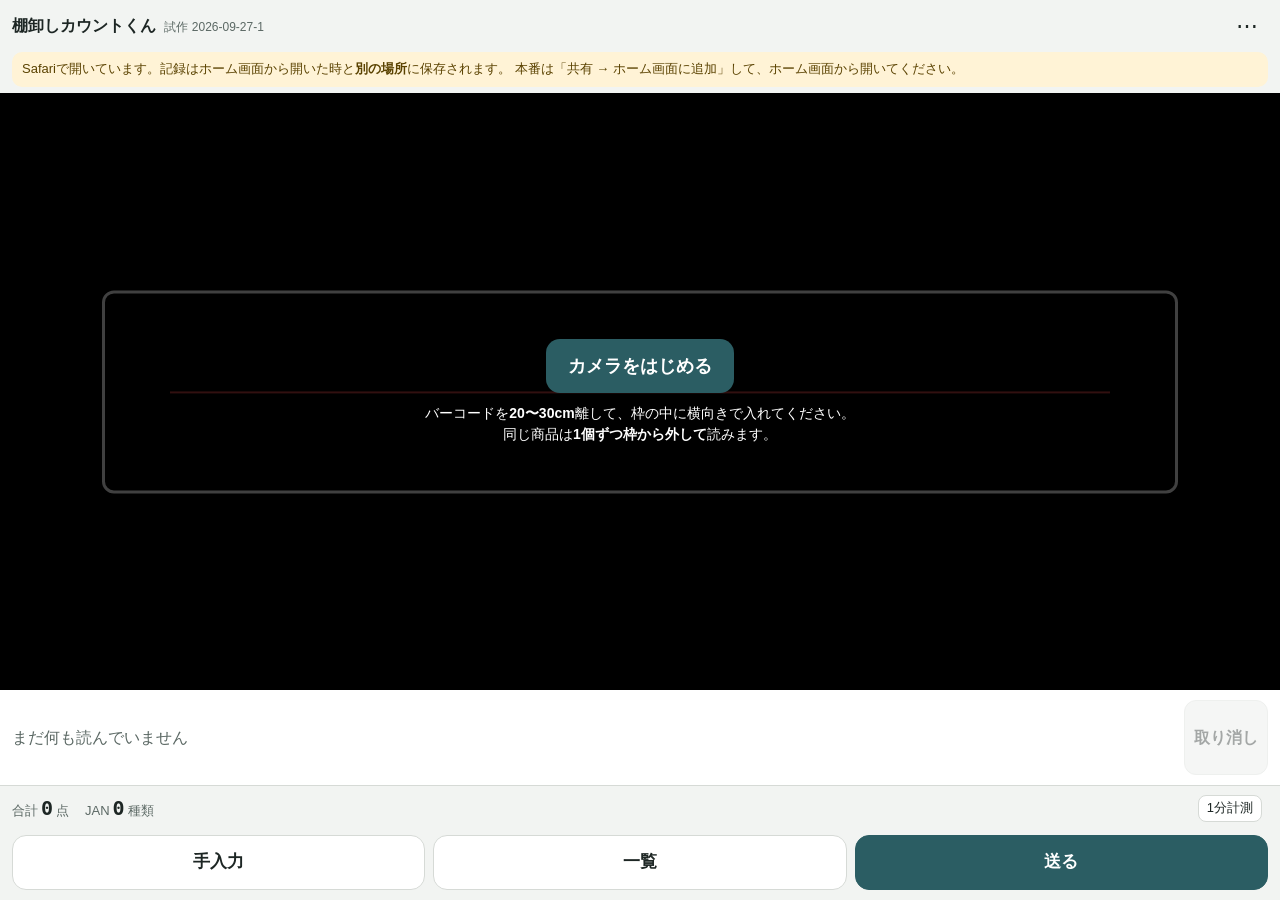
<file: index.html>
<!doctype html>
<html lang="ja">
<head>
<meta charset="utf-8">
<!-- 外への通信を禁止する（読んだデータが外に出ないことを仕組みで保証する）。同じサイトの部品だけ使う -->
<meta http-equiv="Content-Security-Policy" content="default-src 'none'; script-src 'self' 'wasm-unsafe-eval'; connect-src 'self'; style-src 'self'; img-src 'self' blob: data:; media-src 'self' blob: mediastream:; manifest-src 'self'; base-uri 'none'; form-action 'none'">
<meta name="referrer" content="no-referrer">
<meta name="viewport" content="width=device-width, initial-scale=1, viewport-fit=cover, user-scalable=no">
<meta name="color-scheme" content="light dark">
<meta name="apple-mobile-web-app-capable" content="yes">
<meta name="mobile-web-app-capable" content="yes">
<meta name="apple-mobile-web-app-status-bar-style" content="black-translucent">
<meta name="apple-mobile-web-app-title" content="棚卸しカウント">
<link rel="apple-touch-icon" href="icon-180.png">
<link rel="manifest" href="manifest.webmanifest">
<title>棚卸しカウントくん</title>
<link rel="stylesheet" href="style.css">
</head>
<body>
<div id="app">

  <header class="bar">
    <div class="title">棚卸しカウントくん <span class="ver">試作 <span id="verLabel"></span></span></div>
    <button id="menuBtn" class="icon-btn" aria-label="メニュー">⋯</button>
  </header>

  <div id="safariNotice" class="notice" hidden>
    Safariで開いています。記録はホーム画面から開いた時と<b>別の場所</b>に保存されます。
    本番は「共有 → ホーム画面に追加」して、ホーム画面から開いてください。
  </div>

  <section class="cam" id="camBox">
    <video id="video" playsinline muted autoplay></video>
    <div class="frame" id="frame"><div class="frame-line"></div></div>
    <div class="flash" id="flash"></div>
    <div class="cam-msg" id="camMsg">
      <button id="startBtn" class="big-btn">カメラをはじめる</button>
      <p class="hint">バーコードを<b>20〜30cm</b>離して、枠の中に横向きで入れてください。<br>同じ商品は<b>1個ずつ枠から外して</b>読みます。</p>
      <p class="err" id="camErr" hidden></p>
    </div>
    <div class="cam-status" id="camStatus"></div>
    <div class="zoom" id="zoomBox" hidden></div>
    <button id="pauseBtn" class="pause-btn" hidden>一時停止</button>
  </section>

  <section class="last" id="lastBox">
    <div class="last-empty" id="lastEmpty">まだ何も読んでいません</div>
    <div class="last-body" id="lastBody" hidden>
      <div class="last-jan mono" id="lastJan"></div>
      <div class="last-row">
        <button class="qty-btn" id="lastQtyBtn"><span class="lbl">この回</span><span class="num mono" id="lastQty"></span><span class="lbl">個</span><span class="edit">打ち直す</span></button>
        <span class="lbl" id="lastEditNote" hidden>一覧で修正</span>
        <div class="last-total"><span class="lbl">このJANの合計</span><span class="num mono" id="lastTotal"></span></div>
      </div>
    </div>
    <button class="undo-btn" id="undoBtn" disabled>取り消し</button>
  </section>

  <section class="stats">
    <div><span class="lbl">合計</span><span class="num mono" id="sumPieces">0</span><span class="lbl">点</span></div>
    <div><span class="lbl">JAN</span><span class="num mono" id="sumKinds">0</span><span class="lbl">種類</span></div>
    <div class="speed" id="speedBox"><button id="speedBtn" class="small-btn">1分計測</button><span id="speedOut" class="mono"></span></div>
  </section>

  <nav class="actions">
    <button id="manualBtn" class="act-btn">手入力</button>
    <button id="listBtn" class="act-btn">一覧</button>
    <button id="sendBtn" class="act-btn primary">送る</button>
  </nav>
</div>

<!-- 数字キー（個数の打ち直し・手入力・一覧の修正で共通） -->
<div class="sheet" id="padSheet" hidden>
  <div class="sheet-card">
    <div class="pad-title" id="padTitle"></div>
    <div class="pad-sub mono" id="padSub"></div>
    <div class="pad-display mono" id="padDisplay"></div>
    <div class="pad-err" id="padErr"></div>
    <div class="pad-grid" id="padGrid"></div>
    <div class="pad-foot">
      <button class="act-btn" id="padCancel">やめる</button>
      <button class="act-btn primary" id="padOk">決定</button>
    </div>
  </div>
</div>

<!-- 一覧 -->
<div class="sheet" id="listSheet" hidden>
  <div class="sheet-card tall">
    <div class="sheet-head"><b>一覧</b><span class="lbl" id="listSum"></span><button class="icon-btn" id="listClose" aria-label="閉じる">✕</button></div>
    <p class="lbl">タップすると合計の個数を直せます（0にすると一覧から消えます）。</p>
    <ol class="list" id="listBody"></ol>
  </div>
</div>

<!-- 送る -->
<div class="sheet" id="sendSheet" hidden>
  <div class="sheet-card">
    <div class="sheet-head"><b>送る</b><button class="icon-btn" id="sendClose" aria-label="閉じる">✕</button></div>
    <p class="lbl" id="sendSum"></p>
    <button class="big-btn wide" id="copyBtn">コピー（Excelに貼る用）</button>
    <p class="lbl">「JAN（タブ）数量」の形でコピーします。TeamsやSlackに貼って送ってください。</p>
    <button class="big-btn wide ghost" id="fileBtn">ファイルを送る（CSV）</button>
    <p class="lbl">記録用のCSVファイルを共有から送ります。</p>
    <p class="done" id="sendDone"></p>
  </div>
</div>

<!-- メニュー -->
<div class="sheet" id="menuSheet" hidden>
  <div class="sheet-card">
    <div class="sheet-head"><b>メニュー</b><button class="icon-btn" id="menuClose" aria-label="閉じる">✕</button></div>
    <button class="big-btn wide ghost" id="newBtn">新しい棚卸しを始める</button>
    <p class="lbl">今の記録を消します。送っていない時は確認が出ます。</p>
    <div class="menu-info" id="menuInfo"></div>
    <p class="lbl">棚卸しの間は、iPhoneの「設定 → 画面表示と明るさ → 自動ロック」を「なし」にしておくと安心です。</p>
  </div>
</div>

<script src="zxing-reader.js"></script>
<script src="core.js"></script>
<script src="app.js"></script>
</body>
</html>
</file>
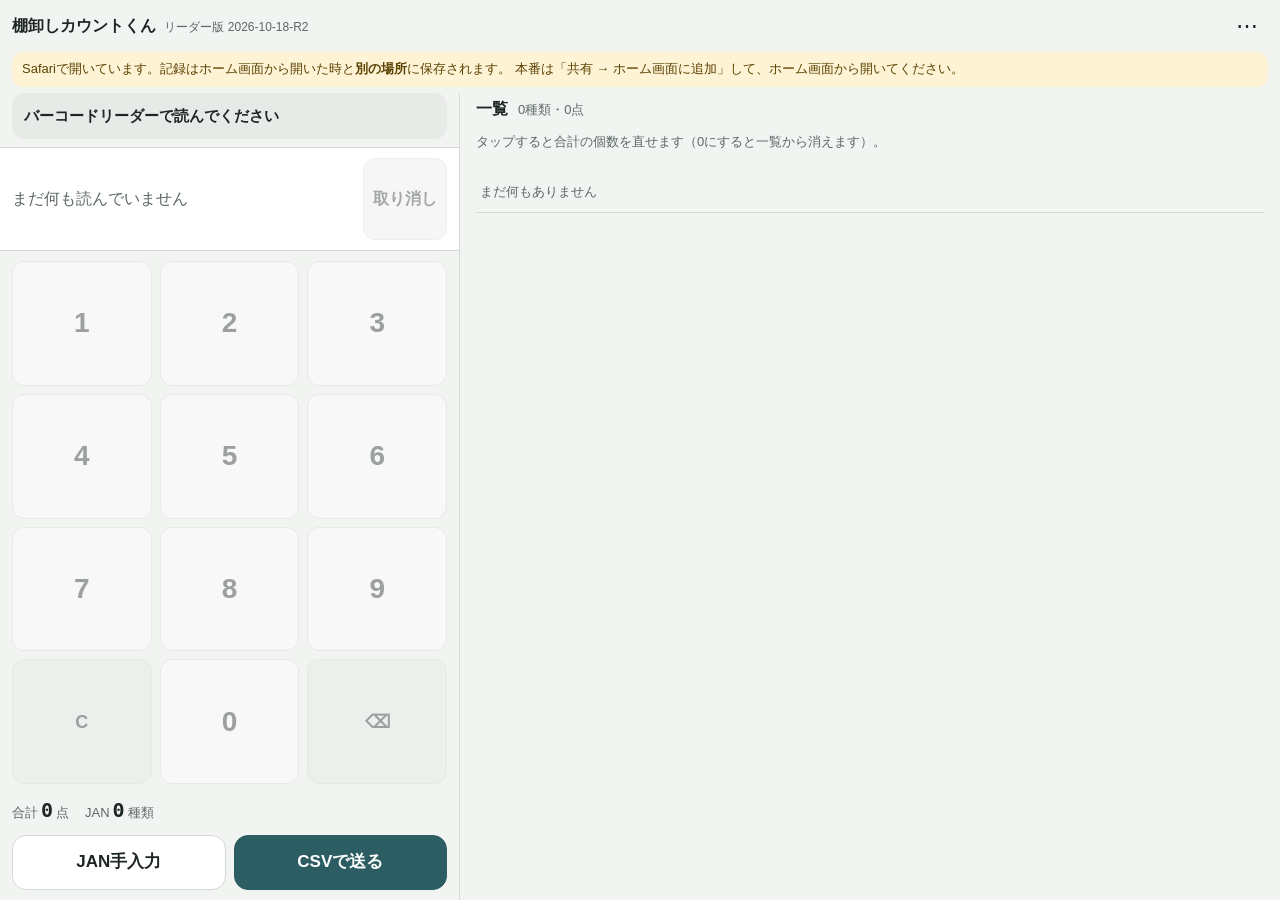
<file: reader/index.html>
<!doctype html>
<html lang="ja">
<head>
<meta charset="utf-8">
<!-- 外への通信を禁止する（読んだデータが外に出ないことを仕組みで保証する）。同じサイトの部品だけ使う -->
<meta http-equiv="Content-Security-Policy" content="default-src 'none'; script-src 'self'; connect-src 'self'; style-src 'self'; img-src 'self' blob: data:; manifest-src 'self'; base-uri 'none'; form-action 'none'">
<meta name="referrer" content="no-referrer">
<meta name="viewport" content="width=device-width, initial-scale=1, viewport-fit=cover, user-scalable=no">
<meta name="color-scheme" content="light dark">
<meta name="apple-mobile-web-app-capable" content="yes">
<meta name="mobile-web-app-capable" content="yes">
<meta name="apple-mobile-web-app-status-bar-style" content="black-translucent">
<meta name="apple-mobile-web-app-title" content="棚卸しリーダー">
<link rel="apple-touch-icon" href="icon-180.png">
<link rel="manifest" href="manifest.webmanifest">
<title>棚卸しカウントくん</title>
<link rel="stylesheet" href="style.css">
</head>
<body>
<div id="app">

  <header class="bar">
    <div class="title">棚卸しカウントくん <span class="ver">リーダー版 <span id="verLabel"></span></span></div>
    <button id="menuBtn" class="icon-btn" aria-label="メニュー">⋯</button>
  </header>

  <div id="safariNotice" class="notice" hidden>
    Safariで開いています。記録はホーム画面から開いた時と<b>別の場所</b>に保存されます。
    本番は「共有 → ホーム画面に追加」して、ホーム画面から開いてください。
  </div>

  <main class="layout">
    <div class="col-main">

      <!-- 読み取りの状態（読めたら光る） -->
      <section class="status" id="statusBox">
        <div class="flash" id="flash"></div>
        <div class="status-text" id="statusText">バーコードリーダーで読んでください</div>
      </section>

      <!-- 直前に読んだ商品と、その回の個数 -->
      <section class="last" id="lastBox">
        <div class="last-empty" id="lastEmpty">まだ何も読んでいません</div>
        <div class="last-body" id="lastBody" hidden>
          <div class="last-jan mono" id="lastJan"></div>
          <div class="last-name" id="lastName"></div>
          <div class="last-row">
            <div class="qty-box" id="qtyBox">
              <span class="lbl">この回</span>
              <span class="num mono" id="lastQty"></span>
              <span class="lbl">個</span>
            </div>
            <div class="last-total"><span class="lbl">このJANの合計</span><span class="num mono" id="lastTotal"></span></div>
          </div>
          <div class="lbl" id="qtyHint"></div>
        </div>
        <button class="undo-btn" id="undoBtn" disabled>取り消し</button>
      </section>

      <!-- 個数を打つ数字キー（いつも出しておく） -->
      <section class="keypad" id="keypad"></section>

      <section class="stats">
        <div><span class="lbl">合計</span><span class="num mono" id="sumPieces">0</span><span class="lbl">点</span></div>
        <div><span class="lbl">JAN</span><span class="num mono" id="sumKinds">0</span><span class="lbl">種類</span></div>
      </section>

      <nav class="actions">
        <button id="manualBtn" class="act-btn">JAN手入力</button>
        <button id="listBtn" class="act-btn only-narrow">一覧</button>
        <button id="sendBtn" class="act-btn primary">CSVで送る</button>
      </nav>
    </div>

    <!-- 広い画面（iPad）では一覧を横に出しておく -->
    <aside class="col-side" id="sidePanel">
      <div class="side-head"><b>一覧</b><span class="lbl" id="sideSum"></span></div>
      <p class="lbl">タップすると合計の個数を直せます（0にすると一覧から消えます）。</p>
      <ol class="list" id="sideList"></ol>
    </aside>
  </main>
</div>

<!-- 数字キー（JANの手入力・一覧の修正用） -->
<div class="sheet" id="padSheet" hidden>
  <div class="sheet-card">
    <div class="pad-title" id="padTitle"></div>
    <div class="pad-sub mono" id="padSub"></div>
    <div class="pad-display mono" id="padDisplay"></div>
    <div class="pad-err" id="padErr"></div>
    <div class="pad-grid" id="padGrid"></div>
    <div class="pad-foot">
      <button class="act-btn" id="padCancel">やめる</button>
      <button class="act-btn primary" id="padOk">決定</button>
    </div>
  </div>
</div>

<!-- 一覧（狭い画面用） -->
<div class="sheet" id="listSheet" hidden>
  <div class="sheet-card tall">
    <div class="sheet-head"><b>一覧</b><span class="lbl" id="listSum"></span><button class="icon-btn" id="listClose" aria-label="閉じる">✕</button></div>
    <p class="lbl">タップすると合計の個数を直せます（0にすると一覧から消えます）。</p>
    <ol class="list" id="listBody"></ol>
  </div>
</div>

<!-- 送る -->
<div class="sheet" id="sendSheet" hidden>
  <div class="sheet-card">
    <div class="sheet-head"><b>送る</b><button class="icon-btn" id="sendClose" aria-label="閉じる">✕</button></div>
    <p class="lbl" id="sendSum"></p>
    <p class="master-info" id="sendMaster"></p>
    <button class="big-btn wide" id="fileBtn">CSVを書き出す</button>
    <p class="lbl">「JAN,商品名,数量」の3列のCSVファイルを作って、共有からTeams・Slack・「ファイル」・AirDropへ送ります。</p>
    <button class="big-btn wide ghost" id="copyBtn">コピー（Excelに貼る用）</button>
    <p class="lbl">「JAN（タブ）商品名（タブ）数量」の形でコピーします。</p>
    <p class="done" id="sendDone"></p>
  </div>
</div>

<!-- メニュー -->
<div class="sheet" id="menuSheet" hidden>
  <div class="sheet-card">
    <div class="sheet-head"><b>メニュー</b><button class="icon-btn" id="menuClose" aria-label="閉じる">✕</button></div>
    <button class="big-btn wide" id="masterBtn">商品マスタを読み込む</button>
    <input type="file" id="masterFile" accept=".csv,text/csv" hidden>
    <p class="master-info" id="menuMaster"></p>
    <p class="lbl">おおさかが作った「商品マスタ_….csv」を選びます。読んだJANの商品名が出るようになります。</p>
    <button class="big-btn wide ghost" id="newBtn">新しい棚卸しを始める</button>
    <p class="lbl">今の記録を消します（商品マスタは消えません）。送っていない時は確認が出ます。</p>
    <div class="menu-info" id="menuInfo"></div>
    <p class="lbl">バーコードリーダーは、読んだ後に<b>Enter</b>を送る設定にしてください。</p>
    <p class="lbl">棚卸しの間は、「設定 → 画面表示と明るさ → 自動ロック」を「なし」にしておくと安心です。</p>
  </div>
</div>

<script src="core.js"></script>
<script src="app.js"></script>
</body>
</html>
</file>
<file: style.css>
:root{
  --paper:#F2F4F2;
  --surface:#FFFFFF;
  --sunken:#E7EAE7;
  --ink:#1D2624;
  --ink-soft:#5B6864;
  --line:#D6DAD6;
  --accent:#2B5D63;
  --accent-ink:#FFFFFF;
  --accent-soft:#DCEAE9;
  --ok:#2E8B57;
  --danger:#B3492F;
}
@media (prefers-color-scheme: dark){
  :root{
    --paper:#171C1B;
    --surface:#212826;
    --sunken:#1B211F;
    --ink:#ECEFED;
    --ink-soft:#A6B1AD;
    --line:#34403D;
    --accent:#5FA3A9;
    --accent-ink:#0E1413;
    --accent-soft:#223634;
  }
}
*{ box-sizing:border-box; -webkit-tap-highlight-color:transparent; }
html,body{ margin:0; height:100%; background:var(--paper); color:var(--ink); }
body{
  font-family:-apple-system, "Hiragino Sans", "Hiragino Kaku Gothic ProN", "Yu Gothic", sans-serif;
  font-size:16px; line-height:1.45;
  -webkit-user-select:none; user-select:none;
  overscroll-behavior:none;
}
button{ font:inherit; color:inherit; cursor:pointer; touch-action:manipulation; }
.mono{ font-family:ui-monospace, "SF Mono", Menlo, monospace; font-variant-numeric:tabular-nums; }
.lbl{ color:var(--ink-soft); font-size:13px; }
[hidden]{ display:none !important; }

#app{
  display:flex; flex-direction:column; height:100dvh;
  padding:env(safe-area-inset-top) 0 env(safe-area-inset-bottom);
}

.bar{ display:flex; align-items:center; justify-content:space-between; padding:6px 12px; }
.title{ font-weight:700; }
.ver{ font-weight:400; font-size:12px; color:var(--ink-soft); margin-left:4px; }
.icon-btn{ border:0; background:transparent; font-size:22px; padding:4px 10px; border-radius:10px; }

.notice{ margin:0 12px 6px; padding:8px 10px; border-radius:10px; background:#FFF3D6; color:#5A4200; font-size:13px; }
@media (prefers-color-scheme: dark){ .notice{ background:#3A3014; color:#F2DDA4; } }

/* カメラ */
.cam{ position:relative; flex:1 1 44%; min-height:200px; background:#000; overflow:hidden; }
.cam video{ position:absolute; inset:0; width:100%; height:100%; object-fit:cover; }
.frame{
  position:absolute; left:8%; right:8%; top:50%; height:34%; transform:translateY(-50%);
  border:3px solid rgba(255,255,255,.9); border-radius:12px;
  box-shadow:0 0 0 2000px rgba(0,0,0,.35);
  transition:border-color .12s;
}
.frame.hit{ border-color:#4CE08A; }
.frame.multi{ border-color:#FFB020; }
.frame-line{ position:absolute; left:6%; right:6%; top:50%; height:2px; background:rgba(255,80,80,.7); }
.flash{ position:absolute; inset:0; background:#4CE08A; opacity:0; pointer-events:none; }
.flash.on{ animation:flash .28s ease-out; }
.flash.same{ background:#6FB7FF; }
@keyframes flash{ from{ opacity:.55; } to{ opacity:0; } }
.cam-msg{
  position:absolute; inset:0; display:flex; flex-direction:column; align-items:center; justify-content:center;
  gap:10px; padding:16px; text-align:center; color:#fff; background:rgba(0,0,0,.72);
}
.cam-msg .hint{ margin:0; font-size:14px; }
.cam-msg .err{ margin:0; color:#FFB4A0; font-size:14px; }
.cam-status{ position:absolute; left:10px; bottom:8px; color:#fff; font-size:12px; text-shadow:0 1px 2px #000; }
.pause-btn{ position:absolute; right:10px; bottom:8px; border:0; border-radius:999px; padding:6px 12px; background:rgba(0,0,0,.55); color:#fff; font-size:13px; }
.zoom{ position:absolute; right:10px; top:8px; display:flex; gap:6px; }
.zoom button{ border:0; border-radius:999px; padding:4px 10px; background:rgba(0,0,0,.55); color:#fff; font-size:13px; }
.zoom button.on{ background:#fff; color:#000; }

/* 直前の1回 */
.last{ display:flex; align-items:stretch; gap:10px; padding:10px 12px; background:var(--surface); border-bottom:1px solid var(--line); min-height:96px; }
.last-empty{ flex:1; align-self:center; color:var(--ink-soft); }
.last-body{ flex:1; min-width:0; }
.last-jan{ font-size:22px; font-weight:600; letter-spacing:.02em; }
.last-row{ display:flex; align-items:center; gap:14px; margin-top:4px; }
.qty-btn{ display:flex; white-space:nowrap; align-items:baseline; gap:4px; border:2px solid var(--accent); background:var(--accent-soft); border-radius:12px; padding:4px 10px; }
.qty-btn .num{ font-size:26px; font-weight:700; }
.qty-btn .edit{ font-size:12px; color:var(--accent); margin-left:6px; }
.last-total .num{ font-size:22px; font-weight:700; margin-left:6px; }
.undo-btn{ flex:0 0 84px; border:1px solid var(--line); background:var(--sunken); border-radius:12px; font-weight:700; }
.undo-btn:disabled{ opacity:.4; }

.stats{ display:flex; align-items:center; gap:16px; padding:8px 12px; }
.stats .num{ font-size:20px; font-weight:700; margin:0 3px; }
.speed{ margin-left:auto; display:flex; align-items:center; gap:6px; font-size:13px; }
.small-btn{ border:1px solid var(--line); background:var(--surface); border-radius:8px; padding:3px 8px; font-size:13px; }

.actions{ display:flex; gap:8px; padding:4px 12px 10px; }
.act-btn{ flex:1; border:1px solid var(--line); background:var(--surface); border-radius:14px; padding:14px 0; font-weight:700; font-size:17px; }
.act-btn.primary{ background:var(--accent); color:var(--accent-ink); border-color:var(--accent); }
.big-btn{ border:0; border-radius:14px; padding:14px 22px; font-weight:700; font-size:18px; background:var(--accent); color:var(--accent-ink); }
.big-btn.wide{ width:100%; margin-top:8px; }
.big-btn.ghost{ background:var(--sunken); color:var(--ink); border:1px solid var(--line); }

/* 下から出るシート */
.sheet{ position:fixed; inset:0; background:rgba(0,0,0,.45); display:flex; align-items:flex-end; z-index:10; }
.sheet-card{
  width:100%; max-height:92dvh; overflow:auto; background:var(--surface);
  border-radius:18px 18px 0 0; padding:14px 14px calc(14px + env(safe-area-inset-bottom));
}
.sheet-card.tall{ height:88dvh; display:flex; flex-direction:column; }
.sheet-head{ display:flex; align-items:center; gap:10px; }
.sheet-head .icon-btn{ margin-left:auto; }
.done{ color:var(--ok); font-weight:700; min-height:1.4em; }
.menu-info{ margin-top:12px; font-size:13px; color:var(--ink-soft); white-space:pre-line; }

.pad-title{ font-weight:700; }
.pad-sub{ color:var(--ink-soft); font-size:14px; min-height:1.2em; }
.pad-display{ font-size:34px; font-weight:700; text-align:right; padding:6px 10px; margin:6px 0 2px; background:var(--sunken); border-radius:10px; min-height:56px; letter-spacing:.03em; }
.pad-err{ color:var(--danger); font-size:13px; min-height:1.3em; }
.pad-grid{ display:grid; grid-template-columns:repeat(3,1fr); gap:8px; }
.pad-grid button{ border:1px solid var(--line); background:var(--paper); border-radius:12px; padding:14px 0; font-size:24px; font-weight:600; }
.pad-foot{ display:flex; gap:8px; margin-top:10px; }

.list{ list-style:none; margin:8px 0 0; padding:0; overflow:auto; flex:1; }
.list li{ display:flex; align-items:center; justify-content:space-between; padding:10px 4px; border-bottom:1px solid var(--line); }
.list li .jan{ font-size:17px; }
.list li .q{ font-size:20px; font-weight:700; }
.list li.latest{ background:var(--accent-soft); }
</file>
<file: reader/style.css>
:root{
  --paper:#F2F4F2;
  --surface:#FFFFFF;
  --sunken:#E7EAE7;
  --ink:#1D2624;
  --ink-soft:#5B6864;
  --line:#D6DAD6;
  --accent:#2B5D63;
  --accent-ink:#FFFFFF;
  --accent-soft:#DCEAE9;
  --ok:#2E8B57;
  --danger:#B3492F;
}
@media (prefers-color-scheme: dark){
  :root{
    --paper:#171C1B;
    --surface:#212826;
    --sunken:#1B211F;
    --ink:#ECEFED;
    --ink-soft:#A6B1AD;
    --line:#34403D;
    --accent:#5FA3A9;
    --accent-ink:#0E1413;
    --accent-soft:#223634;
  }
}
*{ box-sizing:border-box; -webkit-tap-highlight-color:transparent; }
html,body{ margin:0; height:100%; background:var(--paper); color:var(--ink); }
body{
  font-family:-apple-system, "Hiragino Sans", "Hiragino Kaku Gothic ProN", "Yu Gothic", sans-serif;
  font-size:16px; line-height:1.45;
  -webkit-user-select:none; user-select:none;
  overscroll-behavior:none;
}
button{ font:inherit; color:inherit; cursor:pointer; touch-action:manipulation; }
.mono{ font-family:ui-monospace, "SF Mono", Menlo, monospace; font-variant-numeric:tabular-nums; }
.lbl{ color:var(--ink-soft); font-size:13px; }
[hidden]{ display:none !important; }


#app{
  display:flex; flex-direction:column; height:100dvh;
  padding:env(safe-area-inset-top) 0 env(safe-area-inset-bottom);
}

.bar{ display:flex; align-items:center; justify-content:space-between; padding:6px 12px; }
.title{ font-weight:700; }
.ver{ font-weight:400; font-size:12px; color:var(--ink-soft); margin-left:4px; }
.icon-btn{ border:0; background:transparent; font-size:22px; padding:4px 10px; border-radius:10px; }

.notice{ margin:0 12px 6px; padding:8px 10px; border-radius:10px; background:#FFF3D6; color:#5A4200; font-size:13px; }
@media (prefers-color-scheme: dark){ .notice{ background:#3A3014; color:#F2DDA4; } }

/* 全体の並び：狭い画面は1列、広い画面（iPad）は2列 */
.layout{ flex:1; min-height:0; display:flex; }
.col-main{ flex:1; min-width:0; display:flex; flex-direction:column; }
.col-side{ display:none; }
@media (min-width:700px){
  .col-main{ flex:0 0 min(460px, 52%); border-right:1px solid var(--line); }
  .col-side{ display:flex; flex-direction:column; flex:1; min-width:0; padding:4px 16px 12px; }
  .only-narrow{ display:none; }
}
.side-head{ display:flex; align-items:baseline; gap:10px; }

/* 読み取りの状態 */
.status{ position:relative; overflow:hidden; margin:0 12px 8px; padding:10px 12px; border-radius:12px; background:var(--sunken); min-height:46px; display:flex; align-items:center; }
.status-text{ position:relative; font-size:15px; font-weight:600; }
.status.ok .status-text{ color:var(--ok); }
.status.bad .status-text{ color:var(--danger); }
.flash{ position:absolute; inset:0; background:#4CE08A; opacity:0; pointer-events:none; }
.flash.on{ animation:flash .35s ease-out; }
.flash.same{ background:#6FB7FF; }
.flash.bad{ background:#FF7A5C; }
@keyframes flash{ from{ opacity:.6; } to{ opacity:0; } }

/* 直前の1回 */
.last{ display:flex; align-items:stretch; gap:10px; padding:10px 12px; background:var(--surface); border-top:1px solid var(--line); border-bottom:1px solid var(--line); min-height:104px; }
.last-empty{ flex:1; align-self:center; color:var(--ink-soft); }
.last-body{ flex:1; min-width:0; }
.last-jan{ font-size:22px; font-weight:600; letter-spacing:.02em; }
.last-row{ display:flex; align-items:center; gap:14px; margin-top:4px; flex-wrap:wrap; }
.qty-box{ display:flex; white-space:nowrap; align-items:baseline; gap:4px; border:2px solid var(--accent); background:var(--accent-soft); border-radius:12px; padding:2px 12px; min-width:120px; }
.qty-box .num{ font-size:30px; font-weight:700; min-width:2ch; text-align:right; }
.qty-box.typing{ border-color:#E08A1E; background:#FFF0D9; }
@media (prefers-color-scheme: dark){ .qty-box.typing{ background:#3A2A12; } }
.last-total .num{ font-size:22px; font-weight:700; margin-left:6px; }
#qtyHint{ margin-top:2px; min-height:1.3em; }
.undo-btn{ flex:0 0 84px; border:1px solid var(--line); background:var(--sunken); border-radius:12px; font-weight:700; }
.undo-btn:disabled{ opacity:.4; }

/* いつも出しておく数字キー */
.keypad{ flex:1; min-height:200px; display:grid; grid-template-columns:repeat(3,1fr); grid-auto-rows:1fr; gap:8px; padding:10px 12px; }
.keypad button{ border:1px solid var(--line); background:var(--surface); border-radius:12px; font-size:28px; font-weight:600; }
.keypad button:active{ background:var(--accent-soft); }
.keypad button.sub{ font-size:18px; background:var(--sunken); }
.keypad:has(button:disabled) button{ opacity:.4; }

.stats{ display:flex; align-items:center; gap:16px; padding:2px 12px 6px; }
.stats .num{ font-size:20px; font-weight:700; margin:0 3px; }

.actions{ display:flex; gap:8px; padding:4px 12px 10px; }
.act-btn{ flex:1; border:1px solid var(--line); background:var(--surface); border-radius:14px; padding:14px 0; font-weight:700; font-size:17px; }
.act-btn.primary{ background:var(--accent); color:var(--accent-ink); border-color:var(--accent); }
.big-btn{ border:0; border-radius:14px; padding:14px 22px; font-weight:700; font-size:18px; background:var(--accent); color:var(--accent-ink); }
.big-btn.wide{ width:100%; margin-top:8px; }
.big-btn.ghost{ background:var(--sunken); color:var(--ink); border:1px solid var(--line); }

/* 下から出るシート（広い画面では真ん中に出す） */
.sheet{ position:fixed; inset:0; background:rgba(0,0,0,.45); display:flex; align-items:flex-end; justify-content:center; z-index:10; }
.sheet-card{
  width:100%; max-height:92dvh; overflow:auto; background:var(--surface);
  border-radius:18px 18px 0 0; padding:14px 14px calc(14px + env(safe-area-inset-bottom));
}
@media (min-width:700px){
  .sheet{ align-items:center; }
  .sheet-card{ max-width:480px; border-radius:18px; }
}
.sheet-card.tall{ height:88dvh; display:flex; flex-direction:column; }
.sheet-head{ display:flex; align-items:center; gap:10px; }
.sheet-head .icon-btn{ margin-left:auto; }
.done{ color:var(--ok); font-weight:700; min-height:1.4em; }
.menu-info{ margin-top:12px; font-size:13px; color:var(--ink-soft); white-space:pre-line; }

.pad-title{ font-weight:700; }
.pad-sub{ color:var(--ink-soft); font-size:14px; min-height:1.2em; }
.pad-display{ font-size:34px; font-weight:700; text-align:right; padding:6px 10px; margin:6px 0 2px; background:var(--sunken); border-radius:10px; min-height:56px; letter-spacing:.03em; }
.pad-err{ color:var(--danger); font-size:13px; min-height:1.3em; }
.pad-grid{ display:grid; grid-template-columns:repeat(3,1fr); gap:8px; }
.pad-grid button{ border:1px solid var(--line); background:var(--paper); border-radius:12px; padding:14px 0; font-size:24px; font-weight:600; }
.pad-foot{ display:flex; gap:8px; margin-top:10px; }

.list{ list-style:none; margin:8px 0 0; padding:0; overflow:auto; flex:1; }
.list li{ display:flex; align-items:center; justify-content:space-between; padding:10px 4px; border-bottom:1px solid var(--line); }
.list li .jan{ font-size:17px; }
.list li .q{ font-size:20px; font-weight:700; }
.list li.latest{ background:var(--accent-soft); }

/* 商品名・商品マスタ */
.last-name{ font-size:15px; font-weight:600; line-height:1.35; margin-top:2px; display:-webkit-box; -webkit-line-clamp:2; -webkit-box-orient:vertical; overflow:hidden; }
.unknown{ color:#C25E00; }
@media (prefers-color-scheme: dark){ .unknown{ color:#FFB25C; } }
.list li .item{ min-width:0; flex:1; margin-right:10px; }
.list li .nm{ font-size:13px; color:var(--ink-soft); white-space:nowrap; overflow:hidden; text-overflow:ellipsis; }
.list li .nm.unknown{ color:#C25E00; font-weight:600; }
.master-info{ margin:8px 0 0; font-size:13px; white-space:pre-line; }
.master-info.warn{ color:#C25E00; font-weight:600; }
</file>
